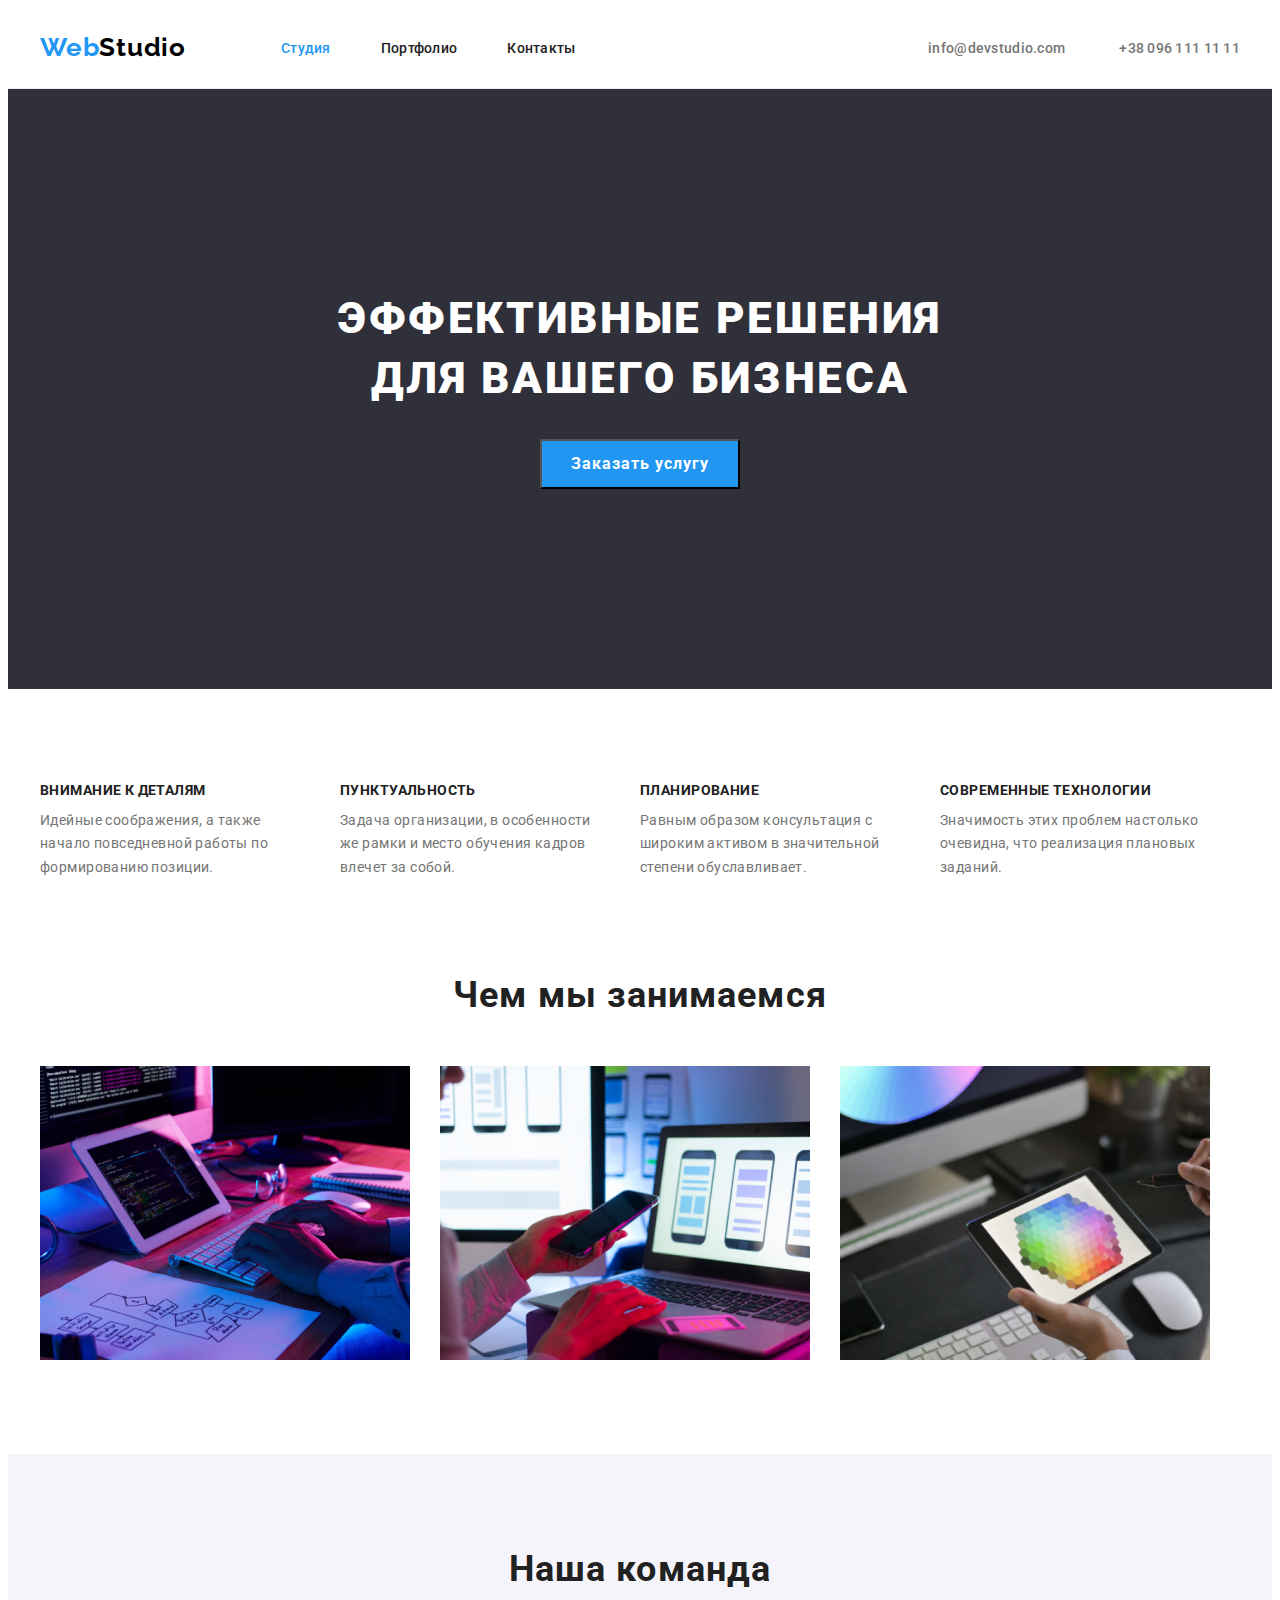
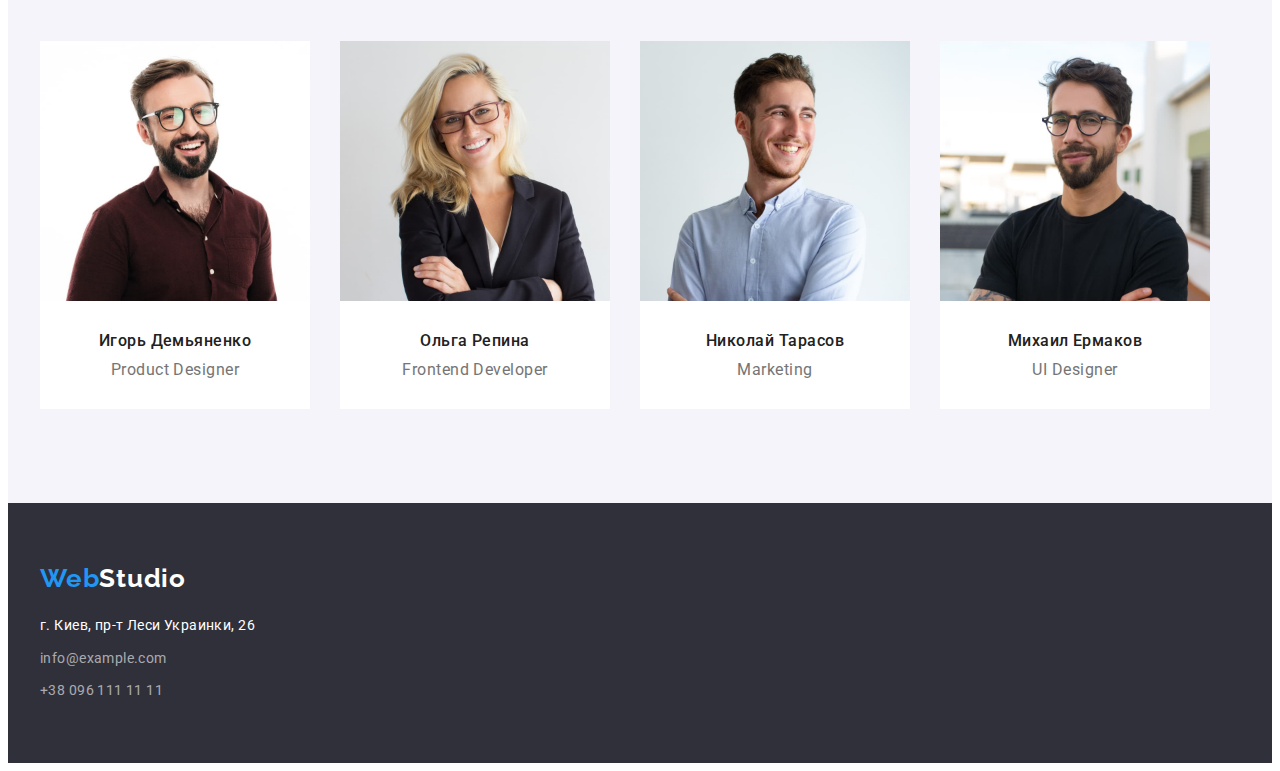
<file: index.html>
<!DOCTYPE html>
<html lang="ru">

<head>
    <meta charset="UTF-8">
    <meta http-equiv="X-UA-Compatible" content="IE=edge">
    <meta name="viewport" content="width=device-width, initial-scale=1.0">
    <link rel="preconnect" href="https://fonts.googleapis.com">
    <link rel="preconnect" href="https://fonts.gstatic.com" crossorigin>
    <link href="https://fonts.googleapis.com/css2?family=Raleway:wght@700&family=Roboto:wght@400;500;700;900&display=swap"
        rel="stylesheet">
    <link rel="stylesheet" href="https://cdnjs.cloudflare.com/ajax/libs/modern-normalize/1.1.0/modern-normalize.min.css"
        integrity="sha512-wpPYUAdjBVSE4KJnH1VR1HeZfpl1ub8YT/NKx4PuQ5NmX2tKuGu6U/JRp5y+Y8XG2tV+wKQpNHVUX03MfMFn9Q=="
        crossorigin="anonymous" referrerpolicy="no-referrer" />
    <link rel="stylesheet" href="./css/styles.css">
    <title>studio</title>
</head>

<body>
    <header class="header" >
        <div class="container">
            <a class="header-logo" href="" lang="en"><span class="logo-firstpart">Web</span><span class="logo-secondpart">Studio</span></a>
            <nav>
                <ul class="site-nav markerout">
                    <li class="item"><a class="header-link current" href="index.html">Студия</a></li>
                    <li class="item"><a class="header-link" href="portfolio.html">Портфолио</a></li>
                    <li class="item"><a class="header-link" href="">Контакты</a></li>
                </ul>
            </nav>
            <div class="contacts">
            <a class="header-mail" href="mailto:info@devstudio.com">info@devstudio.com</a>
            <a class="header-tel" href="tel:+380961111111">+38 096 111 11 11</a>
            </div>
        </div>
    </header>
    <main>
        <section class="hero">
        <div class="container">    
        <h1 class="hero-title">Эффективные решения<br> для вашего бизнеса</h1>
        <button class="hero-btn" type="button">Заказать услугу</button>
        </div>
        </section>
        <section class="section-features">
        <div class="container">
        <h2 class="visually-hidden">Наши преимущества</h2>
        <ul class="features markerout">
            <li class="features-list">
                <h3 class="features-title">Внимание к деталям</h3>
                <p class="feature-text">Идейные соображения, а также начало повседневной работы по формированию позиции.</p>
            </li>
            <li class="features-list">
                <h3 class="features-title">Пунктуальность</h3>
                <p class="feature-text">Задача организации, в особенности же рамки и место обучения кадров влечет за собой.</p>
            </li>
            <li class="features-list">
                <h3 class="features-title">Планирование</h3>
                <p class="feature-text">Равным образом консультация с широким активом в значительной степени обуславливает.</p>
            </li>
            <li class="features-list">
                <h3 class="features-title">Современные технологии</h3>
                <p class="feature-text">Значимость этих проблем настолько очевидна, что реализация плановых заданий.</p>
            </li>
        </ul>
        </div>
        </section>
        <section class="section">
        <div class="container">
            <h2 class="job-title">Чем мы занимаемся</h2>
            <ul class="job-list markerout">
                <li class="job-item"><img class="img" src="./images/box-1.jpg" alt="человек за компьютером" width="370"></li>
                <li class="job-item"><img class="img" src="./images/box-2.jpg" alt="человек с телефоном" width="370"></li>
                <li class="job-item"><img class="img" src="./images/box-3.jpg" alt="человек с планшетом" width="370"></li>
            </ul>
        </div>
        </section>
        <section class="section team">
                <div class="container">
            <h2 class="team-title">Наша команда</h2>
            <ul class="team-list markerout">
                <li class="team-item">
                    <img class="img" src="./images/portrait1.jpg" alt="Игорь Демьяненко" width="270">
                    <h3 class="team-img-title">Игорь Демьяненко</h3>
                    <p class="team-img-text">Product Designer</p>
                </li>
                <li class="team-item">
                    <img class="img" src="./images/portrait2.jpg" alt="Ольга Репина" width="270">
                    <h3 class="team-img-title">Ольга Репина</h3>
                    <p class="team-img-text">Frontend Developer</p>
                </li>
                <li class="team-item">
                    <img class="img" src="./images/portrait3.jpg" alt="Николай Тарасов" width="270">
                    <h3 class="team-img-title">Николай Тарасов</h3>
                    <p class="team-img-text">Marketing</p>
                </li>
                <li class="team-item">
                    <img class="img" src="./images/portrait4.jpg" alt="Михаил Ермаков" width="270">
                    <h3 class="team-img-title">Михаил Ермаков</h3>
                    <p class="team-img-text">UI Designer</p>
                </li>
            </ul>
        </div>    
        </section>
        
    </main>
    <footer class="footer">
        <div class="container">
        <a class="footer-logo" href="" lang="en"><span class="logo-firstpart">Web</span><span class="footer-logo-secondpart">Studio</span></a>
        <div class="adress">
        <address class="footer-address">г. Киев, пр-т Леси Украинки, 26</address>
        <a class="footer-mail" href="mailto:info@example.com">info@example.com</a>
        <a class="footer-tel" href="tel:+380961111111">+38 096 111 11 11</a></div>
        </div>
    </footer>
</body>
</html>
</file>
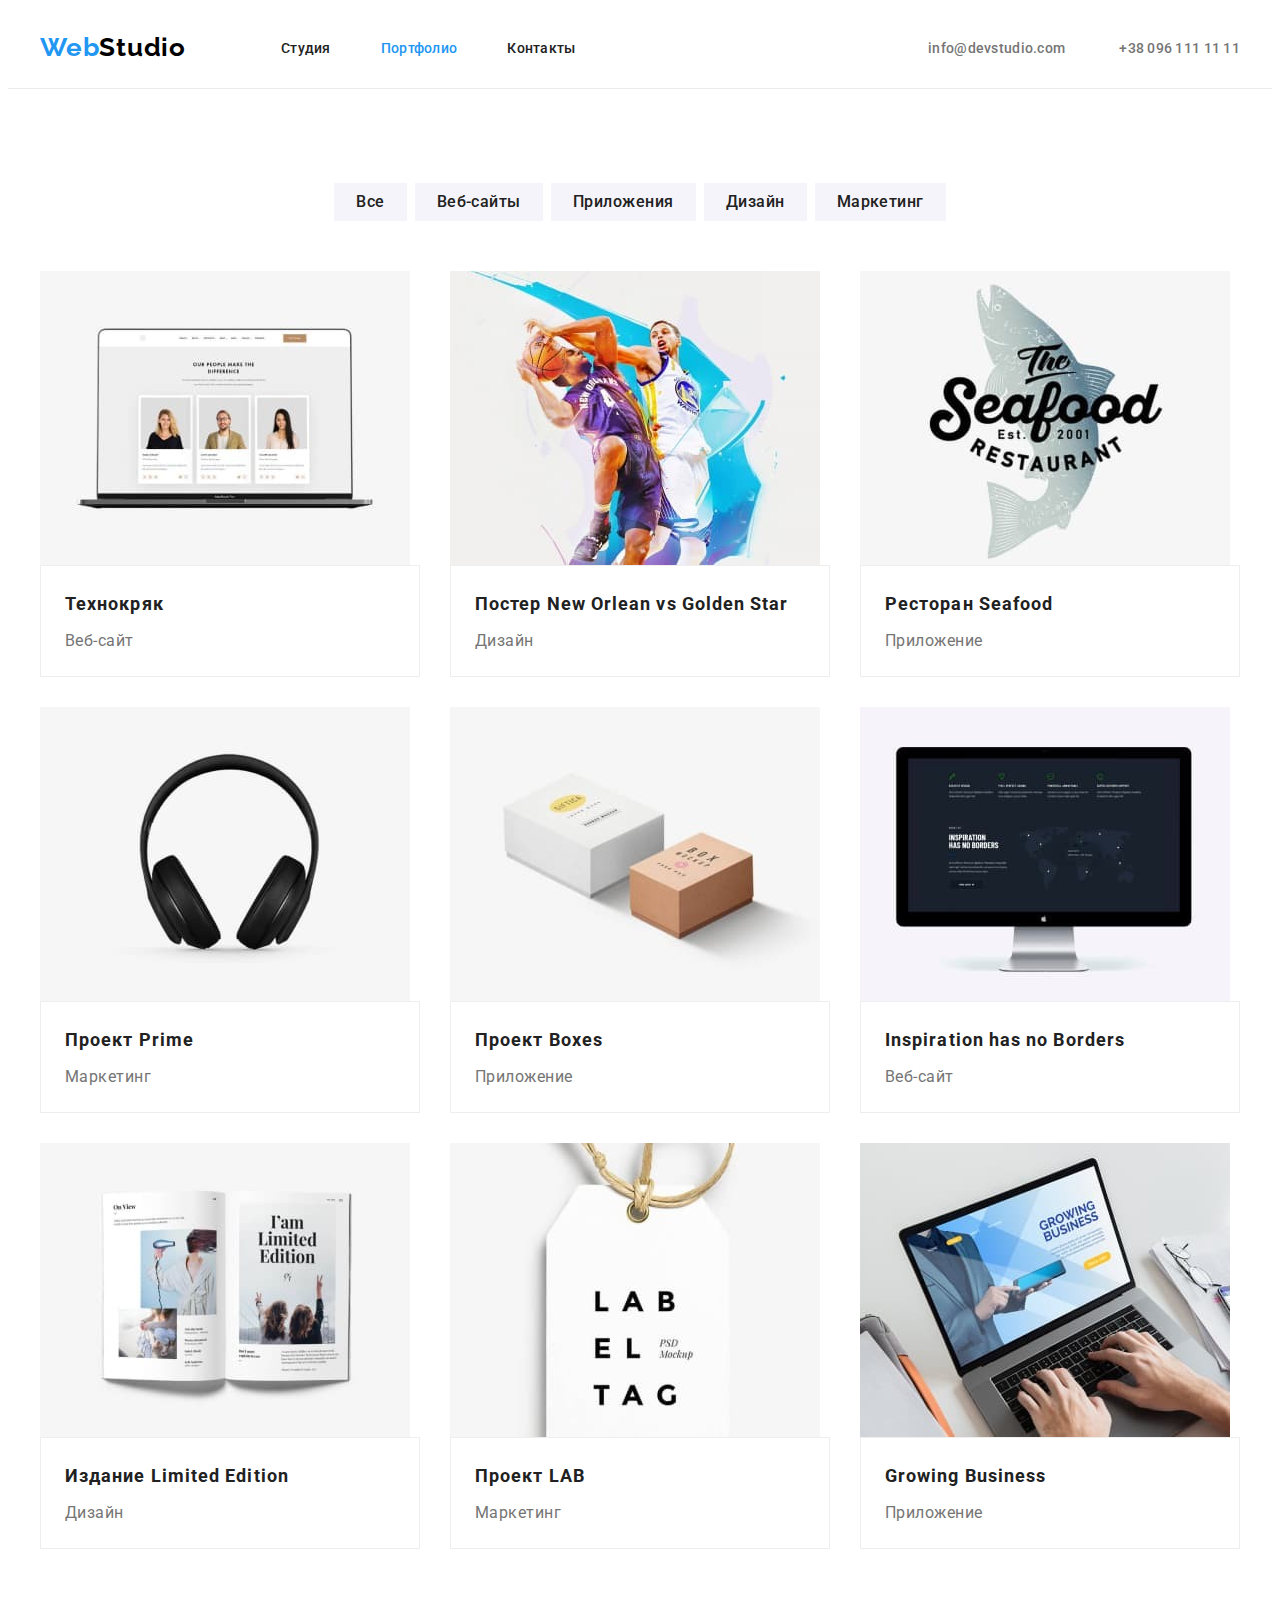
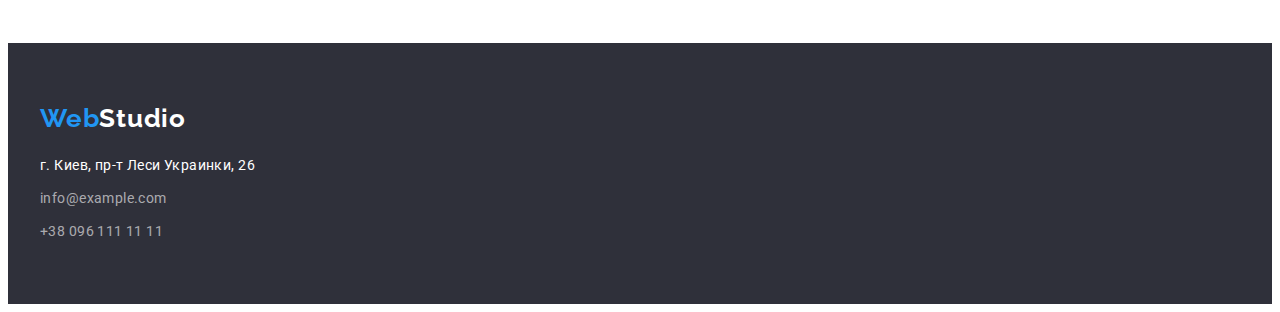
<file: portfolio.html>
<!DOCTYPE html>
<html lang="ru">

<head>
    <meta charset="UTF-8">
    <meta http-equiv="X-UA-Compatible" content="IE=edge">
    <meta name="viewport" content="width=device-width, initial-scale=1.0">
    <title>Portfolio</title>
    <link rel="stylesheet" href="https://cdnjs.cloudflare.com/ajax/libs/modern-normalize/1.1.0/modern-normalize.min.css"
        integrity="sha512-wpPYUAdjBVSE4KJnH1VR1HeZfpl1ub8YT/NKx4PuQ5NmX2tKuGu6U/JRp5y+Y8XG2tV+wKQpNHVUX03MfMFn9Q=="
        crossorigin="anonymous" referrerpolicy="no-referrer" />
    <link rel="stylesheet" href="./css/styles.css">
    <link rel="preconnect" href="https://fonts.googleapis.com">
    <link rel="preconnect" href="https://fonts.gstatic.com" crossorigin>
    <link href="https://fonts.googleapis.com/css2?family=Raleway:wght@700&family=Roboto:wght@400;500;700;900&display=swap"
    rel="stylesheet">
</head>
<body>
    <header class="header">
        <div class="container">
            <a class="header-logo" href="" lang="en"><span class="logo-firstpart">Web</span><span
                    class="logo-secondpart">Studio</span></a>
            <nav>
                <ul class="site-nav markerout">
                    <li class="item"><a class="header-link" href="index.html">Студия</a></li>
                    <li class="item"><a class="header-link current" href="portfolio.html">Портфолио</a></li>
                    <li class="item"><a class="header-link" href="">Контакты</a></li>
                </ul>
            </nav>
            <div class="contacts">
                <a class="header-mail" href="mailto:info@devstudio.com">info@devstudio.com</a>
                <a class="header-tel" href="tel:+380961111111">+38 096 111 11 11</a>
            </div>
        </div>
    </header>
    <main>
        <div class="container">
        <section class="section">
            <ul class="examples-btn markerout">
                <li class="li-btn"><button class="button" type="button">Все</button></li>
                <li class="li-btn"><button class="button" type="button">Веб-сайты</button></li>
                <li class="li-btn"><button class="button" type="button">Приложения</button></li>
                <li class="li-btn"><button class="button" type="button">Дизайн</button></li>
                <li class="li-btn"><button class="button" type="button">Маркетинг</button></li>
            </ul>
            <ul class="examples-images markerout">
                <li class="cards">
                    <img class="img" src="./images/picture1.jpg" alt="Технокряк" width="370"> 
                       <div class="card"> 
                        <h3 class="examples-title">Технокряк</h3>
                        <p class="examples-text">Веб-сайт</p>
                        </div>
                </li>
                <li class="cards">
                    <img class="img" src="./images/picture2.jpg" alt="New Orlean" width="370">
                        <div class="card">
                        <h3 class="examples-title">Постер New Orlean vs Golden Star</h3>
                        <p class="examples-text">Дизайн</p>
                        </div>
                </li>
                <li class="cards">
                    <img class="img" src="./images/picture3.jpg" alt="Seafood" width="370">
                        <div class="card">
                        <h3 class="examples-title">Ресторан Seafood</h3>
                        <p class="examples-text">Приложение</p>
                        </div>
                </li>
                <li class="cards">
                    <img class="img" src="./images/picture4.jpg" alt="Prime" width="370">
                        <div class="card">
                        <h3 class="examples-title">Проект Prime</h3>
                        <p class="examples-text">Маркетинг</p>
                        </div>
                </li>
                <li class="cards">
                    <img class="img" src="./images/picture5.jpg" alt="Boxes" width="370">
                        <div class="card">
                        <h3 class="examples-title">Проект Boxes</h3>
                        <p class="examples-text">Приложение</p>
                        </div>
                </li>
                <li class="cards">
                    <img class="img" src="./images/picture6.jpg" alt="Inspiration has no Borders" width="370">
                        <div class="card">
                        <h3 class="examples-title">Inspiration has no Borders</h3>
                        <p class="examples-text">Веб-сайт</p>
                        </div>
                </li>
                <li class="cards">
                    <img class="img" src="./images/picture7.jpg" alt="Издание Limited Edition" width="370">
                        <div class="card">
                        <h3 class="examples-title">Издание Limited Edition</h3>
                        <p class="examples-text">Дизайн</p>
                        </div>
                </li>
                <li class="cards">
                    <img class="img" src="./images/picture8.jpg" alt="Проект LAB" width="370">
                        <div class="card">
                        <h3 class="examples-title">Проект LAB</h3>
                        <p class="examples-text">Маркетинг</p>
                        </div>
                </li>
                <li class="cards">
                    <img class="img" src="./images/picture9.jpg" alt="Growing Business" width="370">
                        <div class="card">
                        <h3 class="examples-title">Growing Business</h3>
                        <p class="examples-text">Приложение</p>   
                        </div>
                </li>
            </ul>
        </section>
        </div>
    </main>
    <footer class="footer">
        <div class="container">
            <a class="footer-logo" href="" lang="en"><span class="logo-firstpart">Web</span><span
                    class="footer-logo-secondpart">Studio</span></a>
            <div class="adress">
                <address class="footer-address">г. Киев, пр-т Леси Украинки, 26</address>
                <p><a class="footer-mail" href="mailto:info@example.com">info@example.com</a></p>
                <p><a class="footer-tel" href="tel:+380961111111">+38 096 111 11 11</a></p>
            </div>
        </div>
    </footer>
</body>
</html>
</file>
<file: css/styles.css>
/*цвет заголовков, ссылок 
    :title #212121;*/
    /*цвет подписей и текста text
    #757575*/
    /*цвет акцента accent: #2196F3;*/
    /*цвет фона hero : #2F303A;*/
:root {--title-color:#212121;
    --text-color:#757575;
    --accent-color:#2196F3;
    --team-backgroundcolor:#F5F4FA;
    --footer-color:#ffffff;}
 
body {
    font-family: 'Roboto','Tahoma', sans-serif;
    color:var(--text-color)
}
p,
h1,
h2,
h3,
h4,
h5,
h6 {
    margin: 0;
}

ul,
ol {
    padding-left: 0;
    margin: 0;
}

/*убрать маркеры списка*/
.markerout{list-style-type:none}


.container {
    width: 1200px;
    padding-left: 15px;
    padding-right: 15px;
    margin: 0 auto;
    /* outline: 1px solid red; */
}
.visually-hidden {
    position: absolute;
    width: 1px;
    height: 1px;
    margin: -1px;
    border: 0;
    padding: 0;
    white-space: nowrap;
    clip-path: inset(100%);
    clip: rect(0 0 0 0);
    overflow: hidden;
}
.section {
    display: flex;
    flex-wrap: wrap;
    padding-top: 94px;
    padding-bottom: 94px;
}
/* .section:first-child{
    padding-bottom: 0;
} */
/*----------------------header--------------*/
.header{
    border-bottom: 1px solid #ECECEC;
    padding-top: 24px;
    padding-bottom: 25px;
}
.header .container{
    display: flex;
    align-items:center ;
}
.header-logo{
    font-family: 'Raleway';
    font-style: normal;
    font-weight: 700;
    font-size: 26px;
    line-height: 1.19;
    letter-spacing: 0.03em;
    text-decoration: none;
    margin-right: 95px;
}
.logo-firstpart{
    color: var(--accent-color);
}
.logo-secondpart{
    color:#000000;
}
.header-link{
    font-weight: 500;
    font-size: 14px;
    line-height: 1.14;
    letter-spacing: 0.02em;
    text-decoration: none;
    color: var(--title-color);
    padding-top: 8px;
    padding-bottom: 8px;
}
.header-link:hover,
.header-link:focus{
    color: var(--accent-color);
}
.site-nav{
    display: flex;
}
.site-nav .item:not(:last-child){
    margin-right: 50px;
}
.site-nav .header-link.current{
    color: var(--accent-color);
}
.contacts{
    margin-left: auto;
}
.header-mail{
    font-weight: 500;
    font-size: 14px;
    line-height: 1.14;
    letter-spacing: 0.02em;
    text-decoration: none;
    color: var(--text-color);
}
.header-mail:hover,
.header-mail:focus{
    color: var(--accent-color);
}
.header-tel{
    font-weight: 500;
    font-size: 14px;
    line-height: 1.14;
    letter-spacing: 0.02em;
    text-decoration: none;
    color: var(--text-color);
    margin-left: 50px;
}
.header-tel:hover,
.header-tel:focus {
    color: var(--accent-color);
}

/*-------------------hero---------------------*/
.hero{
    background-color: #2F303A;
    display:flex;
    flex-direction: column;
    align-content:center;
    padding-top: 200px;
    padding-bottom: 200px;
   }
.hero-title{
    color: #fff;
    font-weight: 900;
    font-size: 44px;
    line-height: 1.36;
    text-align: center;
    letter-spacing: 0.06em;
    text-transform: uppercase;
    margin-bottom: 30px;
}
.hero-btn{
    display: block;
    margin: auto;
    font-family: inherit;
    font-style: normal;
    font-weight: 700;
    font-size: 16px;
    line-height: 1.88;
    letter-spacing: 0.06em;
    background-color: var(--accent-color);
    color: #ffffff;
    cursor: pointer;
    width: 200px;
    height: 50px;
    
}

.hero-btn:hover,
.hero-btn:focus {
    color: #fff;
    background-color: #188CE8;}

/*-----------------------features-------------------*/
.features{
    display: flex;
}
.section-features{
    display: flex;
    flex-wrap: wrap;
    padding-top: 94px;
    padding-bottom: 0;
}
.features-list{
    display: block;
    width: 270px;
}
.features .features-list:not(:last-child){
    margin-right: 30px;

}
.features-title{
    font-weight: 700;
    font-size: 14px;
    line-height: 1.14;
    letter-spacing: 0.03em;
    text-transform: uppercase;
    color: var(--title-color);
    margin-bottom: 10px;
    
}
.feature-text{
    font-size: 14px;
    line-height: 1.71;
    letter-spacing: 0.03em;
}
/*----------------------job-------------------------------*/

.job-list{
    display: flex;
   }
.job-title{
    font-size: 36px;
    line-height: 1.17;
    letter-spacing: 0.03em;
    text-align: center;
    color:var(--title-color);
    margin-bottom: 50px;
}
.job-list .job-item:not(:last-child){
    margin-right: 30px;

}
.job-list .img{
    display: block;
    max-width: 100%;
    height: auto;
}
/*--------------------team-------------------------------*/
.team{
    background-color: var(--team-backgroundcolor);
}
.team-list{
    display: flex;
}
.team-item{
    background-color: var(--footer-color);
    padding-bottom: 30px;
}
.team-list .team-item:not(:last-child){
    margin-right: 30px;
}
.team-title{
    font-size: 36px;
    line-height: 1.17;
    letter-spacing: 0.03em;
    text-align: center;
    color:var(--title-color);
    margin-bottom: 50px;

}
.team .img{
    display: block;
    max-width: 100%;
    height: auto;
    margin-bottom: 30px;
}
.team-img-title{
    font-weight: 500;
    font-size: 16px;
    line-height: 1.19;
    text-align: center;
    letter-spacing: 0.03em;
    color:var(--title-color);
    margin-bottom: 10px;

}
.team-img-text{
    font-size: 16px;
    line-height: 1.19;
    text-align: center;
    letter-spacing: 0.03em;
 
}


/*-------------------------footer------------------------------*/
.footer{
    background-color: #2F303A;
    padding-top: 60px;
    padding-bottom: 60px;
}

.footer-logo{
    display: block;
    font-family: 'Raleway';
    font-style: normal;
    font-weight: 700;
    font-size: 26px;
    line-height: 1.19;
    letter-spacing: 0.03em;
    text-decoration: none;
    margin-bottom: 20px;
}

.footer-logo-secondpart{
    color: var(--footer-color);
}

.footer-address{
    font-style: normal;
    font-weight: 400;
    font-size: 14px;
    line-height: 1.71;
    letter-spacing: 0.03em;
    color: var(--footer-color);
    margin-bottom: 9px;
}
.footer-mail{
    display: block;
    font-style: normal;
    font-weight: 400;
    font-size: 14px;
    line-height: 1.71;
    letter-spacing: 0.03em;
    text-decoration: none;
    color: rgba(255, 255, 255, 0.6);
    margin-bottom: 9px;
}
.footer-tel{
    display: block;
    font-style: normal;
    font-weight: 400;
    font-size: 14px;
    line-height: 1.71;
    letter-spacing: 0.03em;
    text-decoration: none;
    color: rgba(255, 255, 255, 0.6);
    }
.footer-mail:hover,
.footer-tel:hover,
.footer-mail:focus,
.footer-tel:focus{
    color: var(--accent-color);
}

/*--------------------potfolio----------------------------*/
.examples{
    background-color: var(--footer-color);
}
.examples-btn{
    display: flex;
    margin-left: auto;
    margin-right: auto;
    margin-bottom: 50px;
  
}
/*кнопки портфолио*/
.button {
    display: block;
    font-family: inherit;
    font-style: normal;
    font-weight: 500;
    font-size: 16px;
    line-height: 1.62;
    text-align: center;
    letter-spacing: 0.03em;
    color: var(--title-color);
    background-color: #F5F4FA;
    cursor: pointer;
    border: none;
    padding: 6px 22px 6px 22px;
    
}
.examples-btn .li-btn:not(:last-child){
    margin-right: 8px;
}
.button:hover,
.button:focus {
    color: #fff;
    background-color: var(--accent-color);
}
.examples-images{
    display: flex;
    flex-wrap: wrap;
    margin-left: -30px;
    margin-top: -30px;
}

.examples-images .cards{
    
      /* Задаём всем элементам маржины слева и сверху */
    margin-left: 30px;
    margin-top: 30px;
    /*  Задаём ширину элементов  */
    flex-basis: calc((100% - 90px) / 3);
}


.cards .img{
    display: block;
    max-width: 100%;
    height: auto;
}
.card{
    border: 1px solid #EEEEEE;
    padding: 20px 24px;
}
.examples-title{
    font-weight: 700;
    font-size: 18px;
    line-height: 2;
    letter-spacing: 0.06em;
    color: var(--title-color);
    margin-bottom: 4px;
}
.examples-text{
    font-size: 16px;
    line-height: 1.88;
    letter-spacing: 0.03em;
}
</file>
